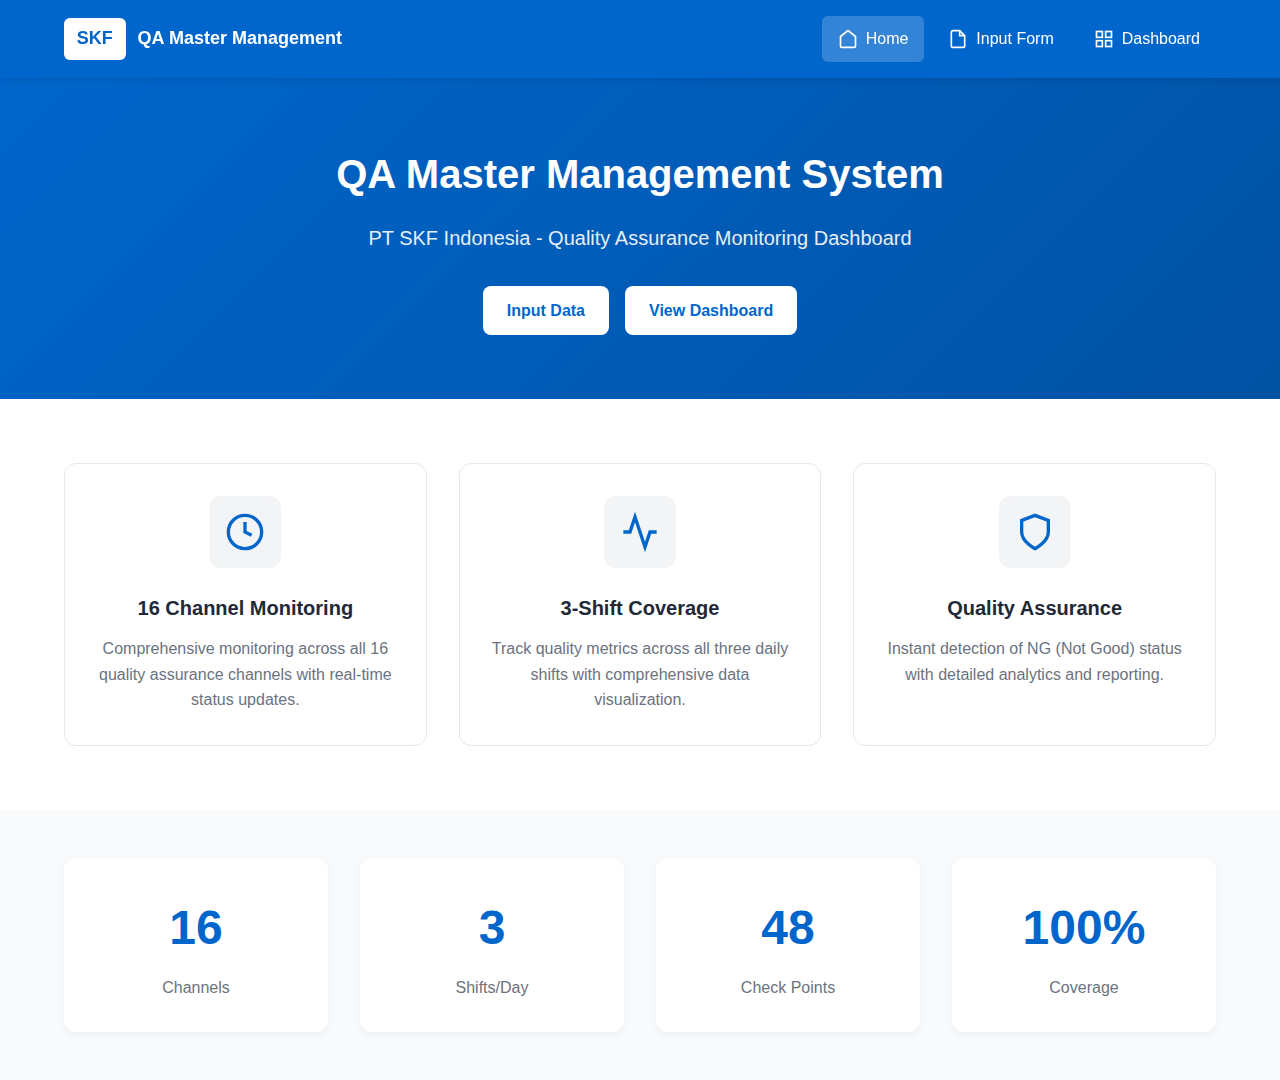
<file: index.html>
<!DOCTYPE html>
<html lang="id">
<head>
    <meta charset="UTF-8">
    <meta name="viewport" content="width=device-width, initial-scale=1.0">
    <title>QA Master Management System - PT SKF Indonesia</title>
    <link rel="stylesheet" href="css/style.css">
</head>
<body>
    <!-- Navigation Header -->
    <nav class="nav-header">
        <div class="nav-container">
            <div class="nav-brand">
                <span class="brand-logo">SKF</span>
                <span class="brand-text">QA Master Management</span>
            </div>
            <div class="nav-links">
                <a href="index.html" class="nav-link active">
                    <svg width="20" height="20" viewBox="0 0 24 24" fill="none" stroke="currentColor" stroke-width="2">
                        <path d="M3 9l9-7 9 7v11a2 2 0 0 1-2 2H5a2 2 0 0 1-2-2z"></path>
                    </svg>
                    Home
                </a>
                <a href="form.html" class="nav-link">
                    <svg width="20" height="20" viewBox="0 0 24 24" fill="none" stroke="currentColor" stroke-width="2">
                        <path d="M14 2H6a2 2 0 0 0-2 2v16a2 2 0 0 0 2 2h12a2 2 0 0 0 2-2V8z"></path>
                        <polyline points="14 2 14 8 20 8"></polyline>
                    </svg>
                    Input Form
                </a>
                <a href="dashboard.html" class="nav-link">
                    <svg width="20" height="20" viewBox="0 0 24 24" fill="none" stroke="currentColor" stroke-width="2">
                        <rect x="3" y="3" width="7" height="7"></rect>
                        <rect x="14" y="3" width="7" height="7"></rect>
                        <rect x="14" y="14" width="7" height="7"></rect>
                        <rect x="3" y="14" width="7" height="7"></rect>
                    </svg>
                    Dashboard
                </a>
            </div>
        </div>
    </nav>

    <!-- Hero Section -->
    <section class="hero-section">
        <div class="container">
            <h1 class="hero-title">QA Master Management System</h1>
            <p class="hero-subtitle">PT SKF Indonesia - Quality Assurance Monitoring Dashboard</p>
            <div class="hero-buttons">
                <a href="form.html" class="btn btn-primary">Input Data</a>
                <a href="dashboard.html" class="btn btn-primary">View Dashboard</a>
            </div>
        </div>
    </section>

    <!-- Features Section -->
    <section class="features-section">
        <div class="container">
            <div class="feature-card">
                <div class="feature-icon">
                    <svg width="40" height="40" viewBox="0 0 24 24" fill="none" stroke="currentColor" stroke-width="2">
                        <circle cx="12" cy="12" r="10"></circle>
                        <polyline points="12 6 12 12 16 14"></polyline>
                    </svg>
                </div>
                <h3 class="feature-title">16 Channel Monitoring</h3>
                <p class="feature-desc">Comprehensive monitoring across all 16 quality assurance channels with real-time status updates.</p>
            </div>

            <div class="feature-card">
                <div class="feature-icon">
                    <svg width="40" height="40" viewBox="0 0 24 24" fill="none" stroke="currentColor" stroke-width="2">
                        <polyline points="22 12 18 12 15 21 9 3 6 12 2 12"></polyline>
                    </svg>
                </div>
                <h3 class="feature-title">3-Shift Coverage</h3>
                <p class="feature-desc">Track quality metrics across all three daily shifts with comprehensive data visualization.</p>
            </div>

            <div class="feature-card">
                <div class="feature-icon">
                    <svg width="40" height="40" viewBox="0 0 24 24" fill="none" stroke="currentColor" stroke-width="2">
                        <path d="M12 22s8-4 8-10V5l-8-3-8 3v7c0 6 8 10 8 10z"></path>
                    </svg>
                </div>
                <h3 class="feature-title">Quality Assurance</h3>
                <p class="feature-desc">Instant detection of NG (Not Good) status with detailed analytics and reporting.</p>
            </div>
        </div>
    </section>

    <!-- Stats Section -->
    <section class="stats-section">
        <div class="container">
            <div class="stat-card">
                <div class="stat-number">16</div>
                <div class="stat-label">Channels</div>
            </div>
            <div class="stat-card">
                <div class="stat-number">3</div>
                <div class="stat-label">Shifts/Day</div>
            </div>
            <div class="stat-card">
                <div class="stat-number">48</div>
                <div class="stat-label">Check Points</div>
            </div>
            <div class="stat-card">
                <div class="stat-number">100%</div>
                <div class="stat-label">Coverage</div>
            </div>
        </div>
    </section>

    <script src="js/main.js"></script>
</body>
</html>
</file>
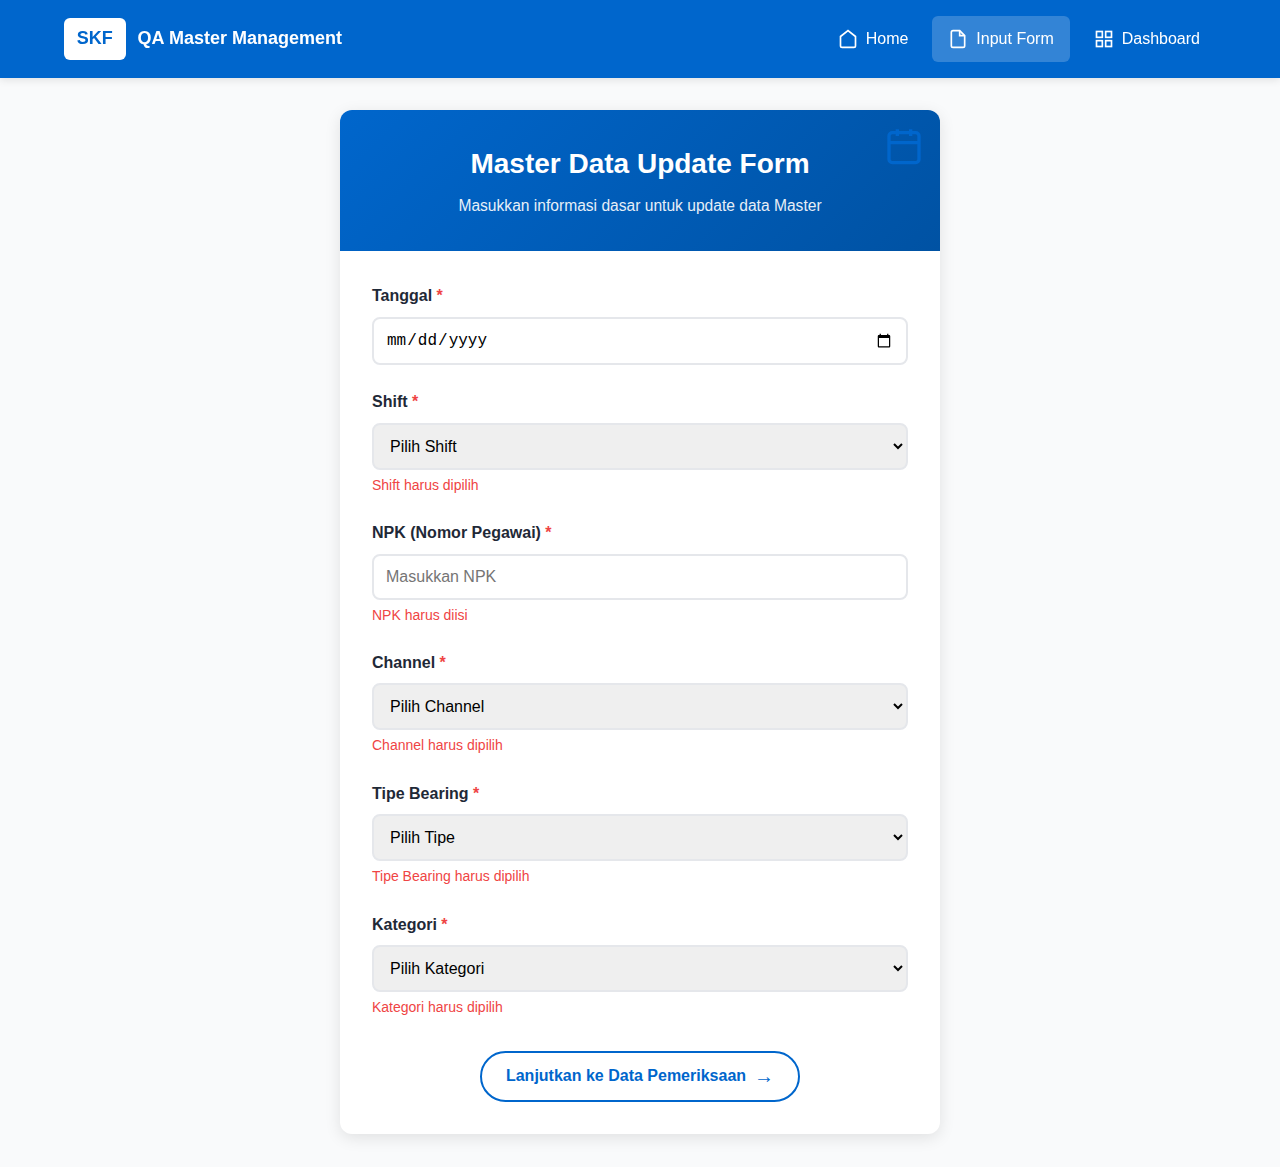
<file: form.html>
<!DOCTYPE html>
<html lang="id">
<head>
  <meta charset="UTF-8" />
  <meta name="viewport" content="width=device-width, initial-scale=1.0" />
  <title>Input Form - QA Master Management</title>
  <link rel="stylesheet" href="css/style.css" />
</head>
<body>
  <!-- Navigation Header -->
  <nav class="nav-header">
    <div class="nav-container">
      <div class="nav-brand">
        <span class="brand-logo">SKF</span>
        <span class="brand-text">QA Master Management</span>
      </div>
      <div class="nav-links">
        <a href="index.html" class="nav-link">
          <svg width="20" height="20" viewBox="0 0 24 24" fill="none" stroke="currentColor" stroke-width="2">
            <path d="M3 9l9-7 9 7v11a2 2 0 0 1-2 2H5a2 2 0 0 1-2-2z"></path>
          </svg>
          Home
        </a>
        <a href="form.html" class="nav-link active">
          <svg width="20" height="20" viewBox="0 0 24 24" fill="none" stroke="currentColor" stroke-width="2">
            <path d="M14 2H6a2 2 0 0 0-2 2v16a2 2 0 0 0 2 2h12a2 2 0 0 0 2-2V8z"></path>
            <polyline points="14 2 14 8 20 8"></polyline>
          </svg>
          Input Form
        </a>
        <a href="dashboard.html" class="nav-link">
          <svg width="20" height="20" viewBox="0 0 24 24" fill="none" stroke="currentColor" stroke-width="2">
            <rect x="3" y="3" width="7" height="7"></rect>
            <rect x="14" y="3" width="7" height="7"></rect>
            <rect x="14" y="14" width="7" height="7"></rect>
            <rect x="3" y="14" width="7" height="7"></rect>
          </svg>
          Dashboard
        </a>
      </div>
    </div>
  </nav>

  <div class="form-container">
    <div class="form-card">
      <div class="form-header">
        <h2 class="form-title">Master Data Update Form</h2>
        <p class="form-subtitle">Masukkan informasi dasar untuk update data Master</p>
        <div class="calendar-icon">
          <svg width="40" height="40" viewBox="0 0 24 24" fill="none" stroke="#0066CC" stroke-width="2">
            <rect x="3" y="4" width="18" height="18" rx="2" ry="2"></rect>
            <line x1="16" y1="2" x2="16" y2="6"></line>
            <line x1="8" y1="2" x2="8" y2="6"></line>
            <line x1="3" y1="10" x2="21" y2="10"></line>
          </svg>
        </div>
      </div>

      <!-- STEP 1 -->
      <div id="step1" class="form-step active">
        <form id="basicInfoForm">
          <div class="form-group">
            <label class="form-label">Tanggal <span class="required">*</span></label>
            <input type="date" id="tanggal" class="form-input" required />
          </div>

          <div class="form-group">
            <label class="form-label">Shift <span class="required">*</span></label>
            <select id="shift" class="form-select" required>
              <option value="">Pilih Shift</option>
              <option value="1">Shift 1</option>
              <option value="2">Shift 2</option>
              <option value="3">Shift 3</option>
            </select>
            <p class="helper-text">Shift harus dipilih</p>
          </div>

          <div class="form-group">
            <label class="form-label">NPK (Nomor Pegawai) <span class="required">*</span></label>
            <input type="text" id="npk" class="form-input" placeholder="Masukkan NPK" required />
            <p class="helper-text">NPK harus diisi</p>
          </div>

          <div class="form-group">
            <label class="form-label">Channel <span class="required">*</span></label>
            <select id="channel" class="form-select" required>
              <option value="">Pilih Channel</option>
              <option value="1">Channel 1</option>
              <option value="2">Channel 2</option>
              <option value="3">Channel 3</option>
              <option value="4">Channel 4</option>
              <option value="5">Channel 5</option>
              <option value="6">Channel 6</option>
              <option value="7">Channel 7</option>
              <option value="8">Channel 8</option>
              <option value="9">Channel 9</option>
              <option value="10">Channel 10</option>
              <option value="11">Channel 11</option>
              <option value="12">Channel 12</option>
              <option value="13">Channel 13</option>
              <option value="14">Channel 14</option>
              <option value="15">Channel 15</option>
              <option value="16">Channel 16</option>
            </select>
            <p class="helper-text">Channel harus dipilih</p>
          </div>

          <div class="form-group">
            <label for="bearingType" class="form-label">Tipe Bearing <span class="required">*</span></label>
            <select id="bearingType" class="form-select" required>
              <option value="">Pilih Tipe</option>
            </select>
            <p class="helper-text">Tipe Bearing harus dipilih</p>
          </div>

          <div class="form-group">
            <label for="category" class="form-label">Kategori <span class="required">*</span></label>
            <select id="category" class="form-select" required>
              <option value="">Pilih Kategori</option>
              <!-- samakan value category dengan data master sheet -->
              <option value="Gauging">Gauging</option>
              <option value="Pokayoke">Pokayoke</option>
              <option value="Clearance">Clearance</option>
            </select>
            <p class="helper-text">Kategori harus dipilih</p>
          </div>

          <div id="clearanceField" class="form-group" style="display: none;">
            <label for="clearanceType" class="form-label">
              Tipe Clearance yang Sedang Running? <span class="required">*</span>
            </label>
            <select id="clearanceType" class="form-select">
              <option value="">--Pilih Tipe Clearance--</option>
              <option value="C2">C2</option>
              <option value="Cn">Cn</option>
              <option value="C3">C3</option>
              <option value="C4">C4</option>
              <option value="C5">C5</option>
            </select>
            <p class="helper-text">Pilih tipe clearance yang sedang dijalankan</p>
          </div>

          <div class="center-button">
            <button type="submit" class="btn-back">
              Lanjutkan ke Data Pemeriksaan <span style="font-size: 1.25rem;">→</span>
            </button>
          </div>
        </form>
      </div>

      <!-- STEP 2 -->
      <div id="step2" class="form-step" style="display:none;">
        <div class="info-alert">
          <svg width="20" height="20" viewBox="0 0 24 24" fill="none" stroke="currentColor" stroke-width="2">
            <circle cx="12" cy="12" r="10"></circle>
            <line x1="12" y1="16" x2="12" y2="12"></line>
            <line x1="12" y1="8" x2="12" y2="8"></line>
          </svg>
          <div>
            <p class="alert-title">Perhatian: Anda sedang mengisi untuk</p>
            <p class="alert-detail">
              <strong>Channel <span id="selectedChannel"></span></strong> |
              Total Master <strong><span id="totalMasters"></span></strong>
            </p>
          </div>
        </div>

        <form id="masterCheckForm">
          <!-- TABLE TARGET: harus ada #tableBody -->
          <div style="overflow:auto;">
            <table class="table">
              <thead>
                <tr>
                  <th style="width:60px;">No</th>
                  <th>Master</th>
                  <th style="width:160px;">Status</th>
                  <th>Remark</th>
                </tr>
              </thead>
              <tbody id="tableBody"></tbody>
            </table>
          </div>

          <div class="form-actions">
            <button type="button" class="btn-back" onclick="goToStep1()">
              <span style="font-size: 1.25rem;">←</span> Kembali
            </button>
            <button type="submit" class="btn-submit">Simpan Data</button>
            <a href="dashboard.html" class="btn-back">
              Dashboard <span style="font-size: 1.25rem;">→</span>
            </a>
          </div>
        </form>
      </div>

    </div>
  </div>

  <div id="loadingModal" class="modal">
    <div class="modal-content">
      <div class="spinner"></div>
      <p>Menyimpan data...</p>
    </div>
  </div>

  <script src="js/config.js"></script>
  <script src="js/form.js"></script>
</body>
</html>
</file>
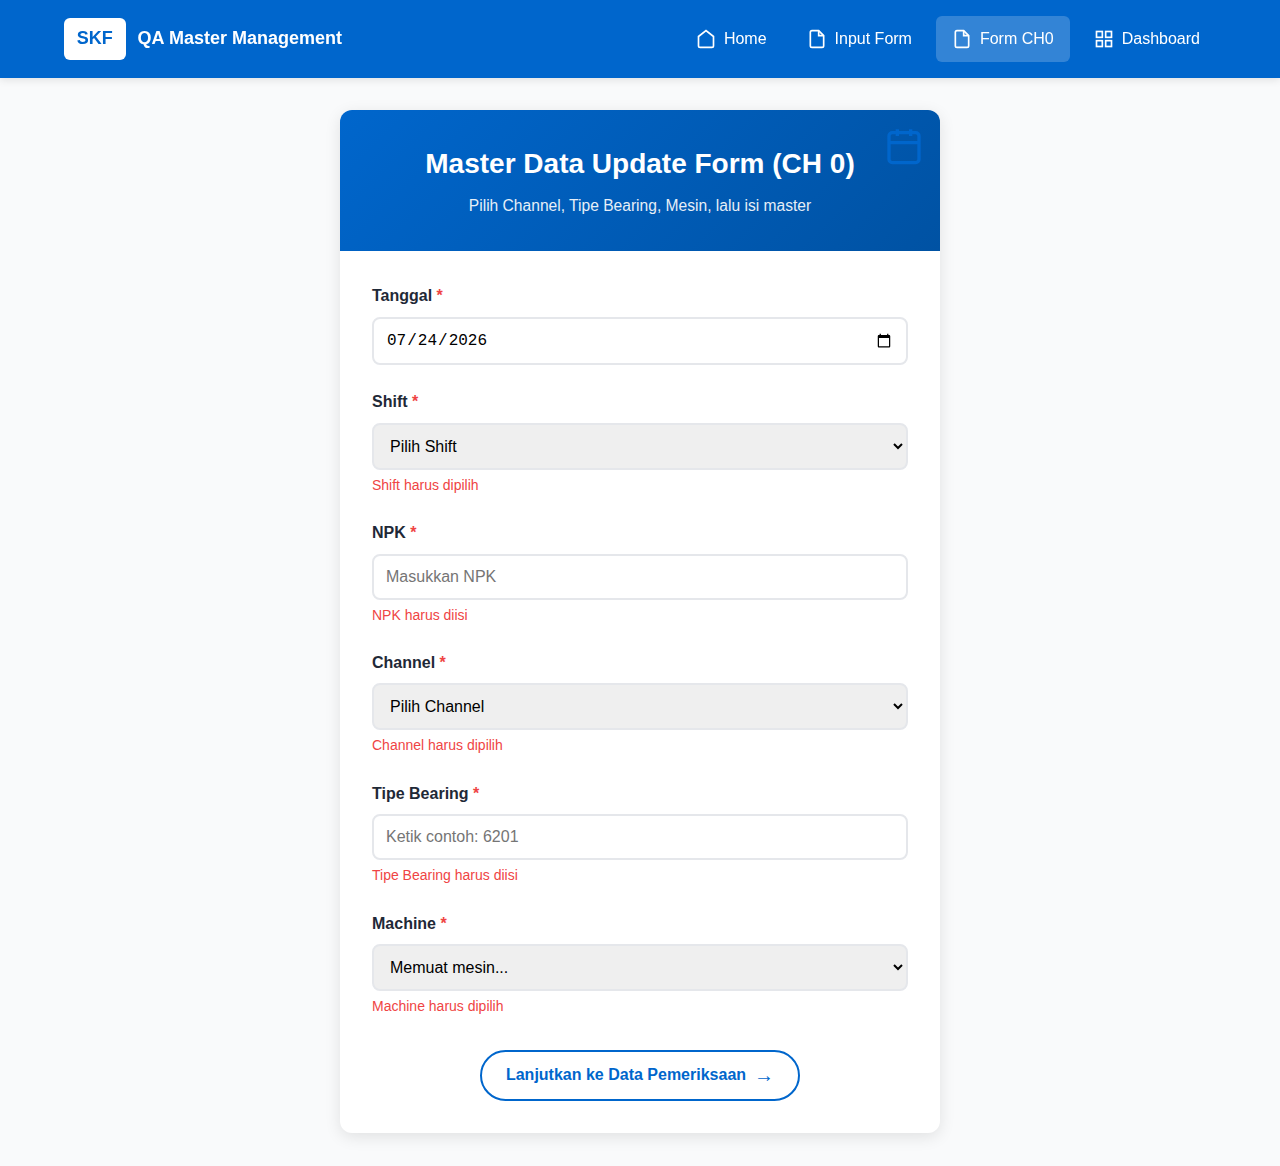
<file: form0.html>
<!DOCTYPE html>
<html lang="id">
<head>
  <meta charset="UTF-8" />
  <meta name="viewport" content="width=device-width, initial-scale=1.0" />
  <title>Input Form Channel 0 - QA Master Management</title>
  <link rel="stylesheet" href="css/style.css" />
</head>
<body>
  <nav class="nav-header">
    <div class="nav-container">
      <div class="nav-brand">
        <span class="brand-logo">SKF</span>
        <span class="brand-text">QA Master Management</span>
      </div>
      <div class="nav-links">
        <a href="index.html" class="nav-link">
          <svg width="20" height="20" viewBox="0 0 24 24" fill="none" stroke="currentColor" stroke-width="2">
            <path d="M3 9l9-7 9 7v11a2 2 0 0 1-2 2H5a2 2 0 0 1-2-2z"></path>
          </svg>
          Home
        </a>
        <a href="form.html" class="nav-link">
          <svg width="20" height="20" viewBox="0 0 24 24" fill="none" stroke="currentColor" stroke-width="2">
            <path d="M14 2H6a2 2 0 0 0-2 2v16a2 2 0 0 0 2 2h12a2 2 0 0 0 2-2V8z"></path>
            <polyline points="14 2 14 8 20 8"></polyline>
          </svg>
          Input Form
        </a>
        <a href="form0.html" class="nav-link active">
          <svg width="20" height="20" viewBox="0 0 24 24" fill="none" stroke="currentColor" stroke-width="2">
            <path d="M14 2H6a2 2 0 0 0-2 2v16a2 2 0 0 0 2 2h12a2 2 0 0 0 2-2V8z"></path>
            <polyline points="14 2 14 8 20 8"></polyline>
          </svg>
          Form CH0
        </a>
        <a href="dashboard.html" class="nav-link">
          <svg width="20" height="20" viewBox="0 0 24 24" fill="none" stroke="currentColor" stroke-width="2">
            <rect x="3" y="3" width="7" height="7"></rect>
            <rect x="14" y="3" width="7" height="7"></rect>
            <rect x="14" y="14" width="7" height="7"></rect>
            <rect x="3" y="14" width="7" height="7"></rect>
          </svg>
          Dashboard
        </a>
      </div>
    </div>
  </nav>

  <div class="form-container">
    <div class="form-card">
      <div class="form-header">
        <h2 class="form-title">Master Data Update Form (CH 0)</h2>
        <p class="form-subtitle">Pilih Channel, Tipe Bearing, Mesin, lalu isi master</p>
        <div class="calendar-icon">
          <svg width="40" height="40" viewBox="0 0 24 24" fill="none" stroke="#0066CC" stroke-width="2">
            <rect x="3" y="4" width="18" height="18" rx="2" ry="2"></rect>
            <line x1="16" y1="2" x2="16" y2="6"></line>
            <line x1="8" y1="2" x2="8" y2="6"></line>
            <line x1="3" y1="10" x2="21" y2="10"></line>
          </svg>
        </div>
      </div>

      <!-- STEP 1 -->
      <div id="step1" class="form-step active">
        <form id="basicInfoForm">
          <div class="form-group">
            <label class="form-label">Tanggal <span class="required">*</span></label>
            <input type="date" id="tanggal" class="form-input" required />
          </div>

          <div class="form-group">
            <label class="form-label">Shift <span class="required">*</span></label>
            <select id="shift" class="form-select" required>
              <option value="">Pilih Shift</option>
              <option value="1">Shift 1</option>
              <option value="2">Shift 2</option>
              <option value="3">Shift 3</option>
            </select>
            <p class="helper-text">Shift harus dipilih</p>
          </div>

          <div class="form-group">
            <label class="form-label">NPK <span class="required">*</span></label>
            <input type="text" id="npk" class="form-input" placeholder="Masukkan NPK" required />
            <p class="helper-text">NPK harus diisi</p>
          </div>

          <div class="form-group">
            <label class="form-label">Channel <span class="required">*</span></label>
            <select id="channel" class="form-select" required>
              <option value="">Memuat channel...</option>
            </select>
            <p class="helper-text">Channel harus dipilih</p>
          </div>

          <!-- ✅ searchable bearing type -->
          <div class="form-group">
            <label class="form-label">Tipe Bearing <span class="required">*</span></label>
            <input id="bearingType" class="form-input" list="bearingList" placeholder="Ketik contoh: 6201" required />
            <datalist id="bearingList"></datalist>
            <p class="helper-text">Tipe Bearing harus diisi</p>
          </div>

          <div class="form-group">
            <label class="form-label">Machine <span class="required">*</span></label>
            <select id="machine" class="form-select" required>
              <option value="">Memuat mesin...</option>
            </select>
            <p class="helper-text">Machine harus dipilih</p>
          </div>

          <div class="center-button">
            <button type="submit" class="btn-back">
              Lanjutkan ke Data Pemeriksaan <span style="font-size: 1.25rem;">→</span>
            </button>
          </div>
        </form>
      </div>

      <!-- STEP 2 -->
      <div id="step2" class="form-step" style="display:none;">
        <div class="info-alert">
          <svg width="20" height="20" viewBox="0 0 24 24" fill="none" stroke="currentColor" stroke-width="2">
            <circle cx="12" cy="12" r="10"></circle>
            <line x1="12" y1="16" x2="12" y2="12"></line>
            <line x1="12" y1="8" x2="12" y2="8"></line>
          </svg>
          <div>
            <p class="alert-title">Perhatian: Anda sedang mengisi untuk</p>
            <p class="alert-detail">
              <strong><span id="selectedChannel"></span></strong> |
              Bearing <strong><span id="selectedBearing"></span></strong> |
              Machine <strong><span id="selectedMachine"></span></strong> |
              Total Master <strong><span id="totalMasters"></span></strong>
            </p>
          </div>
        </div>

        <form id="masterCheckForm">
          <div id="masterList"></div>

          <div class="form-actions">
            <button type="button" class="btn-back" onclick="goToStep1()">
              <span style="font-size: 1.25rem;">←</span> Kembali
            </button>
            <button type="submit" class="btn-submit">Simpan Data</button>
            <a href="dashboard.html" class="btn-back">
              Dashboard <span style="font-size: 1.25rem;">→</span>
            </a>
          </div>
        </form>
      </div>
    </div>
  </div>

  <!-- Loading Modal -->
  <div id="loadingModal" class="modal">
    <div class="modal-content">
      <div class="spinner"></div>
      <p id="loadingText">Memuat data...</p>
    </div>
  </div>

  <script src="js/config.js"></script>
  <script src="js/form0.js"></script>
</body>
</html>
</file>
<file: css/style.css>
* {
  margin: 0;
  padding: 0;
  box-sizing: border-box;
}

:root {
  --primary: #0066cc;
  --primary-dark: #0052a3;
  --secondary: #f8f9fa;
  --success: #10b981;
  --danger: #ef4444;
  --warning: #f59e0b;
  --info: #3b82f6;
  --text: #1f2937;
  --text-light: #6b7280;
  --border: #e5e7eb;
  --background: #ffffff;
  --gray-50: #f9fafb;
  --gray-100: #f3f4f6;

  /* ✅ TAMBAHAN FIX (buat spinner) */
  --gray-200: #e5e7eb;
}

body {
  font-family: -apple-system, BlinkMacSystemFont, "Segoe UI", Roboto, "Helvetica Neue", Arial, sans-serif;
  line-height: 1.6;
  color: var(--text);
  background-color: var(--gray-50);
}

/* Navigation */
.nav-header {
  background-color: var(--primary);
  color: white;
  padding: 1rem 0;
  box-shadow: 0 2px 8px rgba(0, 0, 0, 0.1);
  position: sticky;
  top: 0;
  z-index: 100;
}

.nav-container {
  max-width: 1200px;
  margin: 0 auto;
  padding: 0 1.5rem;
  display: flex;
  justify-content: space-between;
  align-items: center;
}

.nav-brand {
  display: flex;
  align-items: center;
  gap: 0.75rem;
  font-weight: 600;
}

.brand-logo {
  background: white;
  color: var(--primary);
  padding: 0.4rem 0.8rem;
  border-radius: 6px;
  font-weight: 700;
  font-size: 1.125rem;
}

.brand-text {
  font-size: 1.125rem;
}

.nav-links {
  display: flex;
  gap: 0.5rem;
}

.nav-link {
  display: flex;
  align-items: center;
  gap: 0.5rem;
  padding: 0.625rem 1rem;
  color: white;
  text-decoration: none;
  border-radius: 6px;
  transition: all 0.2s;
  font-weight: 500;
}

.nav-link:hover {
  background-color: rgba(255, 255, 255, 0.1);
}

.nav-link.active {
  background-color: rgba(255, 255, 255, 0.2);
}

/* Hero Section */
.hero-section {
  background: linear-gradient(135deg, var(--primary) 0%, var(--primary-dark) 100%);
  color: white;
  padding: 4rem 0;
  text-align: center;
}

.container {
  max-width: 1200px;
  margin: 0 auto;
  padding: 0 1.5rem;
}

.hero-title {
  font-size: 2.5rem;
  font-weight: 700;
  margin-bottom: 1rem;
}

.hero-subtitle {
  font-size: 1.25rem;
  opacity: 0.9;
  margin-bottom: 2rem;
}

.hero-buttons {
  display: flex;
  gap: 1rem;
  justify-content: center;
}

/* Buttons */
.btn {
  display: inline-block;
  padding: 0.75rem 1.5rem;
  border-radius: 8px;
  font-weight: 600;
  text-decoration: none;
  transition: all 0.2s;
  border: none;
  cursor: pointer;
  font-size: 1rem;
}

.btn-primary {
  background-color: white;
  color: var(--primary);
}

.btn-primary:hover {
  transform: translateY(-2px);
  box-shadow: 0 4px 12px rgba(0, 0, 0, 0.15);
}

.btn-secondary {
  background-color: transparent;
  color: white;
  border: 2px solid white;
}

.btn-secondary:hover {
  background-color: white;
  color: var(--primary);
}

.btn-outline {
  background-color: white;
  color: var(--primary);
  border: 2px solid var(--primary);
  box-shadow: 0 2px 6px rgba(0, 0, 0, 0.05);
  transition: 0.2s ease-in-out;
}

.btn-outline:hover {
  background-color: var(--primary);
  color: white;
}

.btn-full {
  width: 100%;
}

/* Features Section */
.features-section {
  padding: 4rem 0;
  background-color: white;
}

.features-section .container {
  display: grid;
  grid-template-columns: repeat(auto-fit, minmax(300px, 1fr));
  gap: 2rem;
}

.feature-card {
  padding: 2rem;
  border: 1px solid var(--border);
  border-radius: 12px;
  text-align: center;
  transition: all 0.3s;
}

.feature-card:hover {
  box-shadow: 0 8px 24px rgba(0, 0, 0, 0.1);
  transform: translateY(-4px);
}

.feature-icon {
  display: inline-flex;
  padding: 1rem;
  background-color: var(--gray-100);
  border-radius: 12px;
  color: var(--primary);
  margin-bottom: 1.5rem;
}

.feature-title {
  font-size: 1.25rem;
  font-weight: 600;
  margin-bottom: 0.75rem;
  color: var(--text);
}

.feature-desc {
  color: var(--text-light);
  line-height: 1.6;
}

/* Stats Section */
.stats-section {
  padding: 3rem 0;
  background-color: var(--gray-50);
}

.stats-section .container {
  display: grid;
  grid-template-columns: repeat(auto-fit, minmax(200px, 1fr));
  gap: 2rem;
}

.stat-card {
  background: white;
  padding: 2rem;
  border-radius: 12px;
  text-align: center;
  box-shadow: 0 2px 8px rgba(0, 0, 0, 0.05);
}

.stat-number {
  font-size: 3rem;
  font-weight: 700;
  color: var(--primary);
  margin-bottom: 0.5rem;
}

.stat-label {
  color: var(--text-light);
  font-weight: 500;
}

/* Form Styles */
.form-container {
  min-height: calc(100vh - 60px);
  display: flex;
  align-items: center;
  justify-content: center;
  padding: 2rem 1rem;
}

.form-card {
  background: white;
  max-width: 600px;
  width: 100%;
  border-radius: 12px;
  box-shadow: 0 4px 16px rgba(0, 0, 0, 0.1);
  overflow: hidden;
}

.form-header {
  background: linear-gradient(135deg, var(--primary) 0%, var(--primary-dark) 100%);
  color: white;
  padding: 2rem;
  text-align: center;
  position: relative;
}

.form-title {
  font-size: 1.75rem;
  font-weight: 700;
  margin-bottom: 0.5rem;
}

.form-subtitle {
  opacity: 0.9;
  font-size: 0.975rem;
}

.calendar-icon {
  position: absolute;
  top: 1rem;
  right: 1rem;
}

.form-step {
  display: none;
  padding: 2rem;
}

.form-step.active {
  display: block;
}

.form-group {
  margin-bottom: 1.5rem;
}

.form-label {
  display: block;
  font-weight: 600;
  margin-bottom: 0.5rem;
  color: var(--text);
}

.required {
  color: var(--danger);
}

.form-input,
.form-select {
  width: 100%;
  padding: 0.75rem;
  border: 2px solid var(--border);
  border-radius: 8px;
  font-size: 1rem;
  transition: all 0.2s;
}

.form-input:focus,
.form-select:focus {
  outline: none;
  border-color: var(--primary);
  box-shadow: 0 0 0 3px rgba(0, 102, 204, 0.1);
}

.helper-text {
  font-size: 0.875rem;
  color: var(--danger);
  margin-top: 0.25rem;
}

.info-alert {
  display: flex;
  gap: 1rem;
  padding: 1rem;
  background-color: #eff6ff;
  border-left: 4px solid var(--info);
  border-radius: 8px;
  margin-bottom: 1.5rem;
}

.alert-title {
  font-weight: 600;
  color: var(--text);
}

.alert-detail {
  color: var(--text-light);
  font-size: 0.975rem;
}

.master-item {
  padding: 1.5rem;
  border: 2px solid var(--border);
  border-radius: 8px;
  margin-bottom: 1rem;
}

.master-item-header {
  display: flex;
  justify-content: space-between;
  align-items: center;
  margin-bottom: 1rem;
}

.master-name {
  font-weight: 600;
  font-size: 1.125rem;
}

.status-buttons {
  display: flex;
  gap: 0.5rem;
}

.btn-ok,
.btn-ng {
  display: flex;
  align-items: center;
  gap: 0.5rem;
  padding: 0.5rem 1rem;
  border: 2px solid;
  border-radius: 6px;
  font-weight: 600;
  cursor: pointer;
  transition: all 0.2s;
}

.btn-ok {
  border-color: var(--success);
  color: var(--success);
  background-color: white;
}

.btn-ok.active {
  background-color: var(--success);
  color: white;
}

.btn-ng {
  border-color: var(--danger);
  color: var(--danger);
  background-color: white;
}

.btn-ng.active {
  background-color: var(--danger);
  color: white;
}

.remark-field {
  display: none;
  margin-top: 1rem;
}

.remark-field.show {
  display: block;
}

.remark-textarea {
  width: 100%;
  min-height: 80px;
  padding: 0.75rem;
  border: 2px solid var(--border);
  border-radius: 8px;
  font-family: inherit;
  resize: vertical;
}

.form-actions {
  display: flex;
  justify-content: center;
  gap: 1rem;
  margin-top: 2rem;
}

/* Dashboard Styles */
.dashboard-container {
  max-width: 1400px;
  margin: 0 auto;
  padding: 2rem 1.5rem;
}

.dashboard-header {
  margin-bottom: 2rem;
}

.dashboard-title {
  font-size: 2rem;
  font-weight: 700;
  color: var(--text);
  margin-bottom: 0.5rem;
}

.dashboard-subtitle {
  color: var(--text-light);
}

.filter-section {
  background: white;
  padding: 1.5rem;
  border-radius: 12px;
  margin-bottom: 2rem;
  box-shadow: 0 2px 8px rgba(0, 0, 0, 0.05);
}

.stats-grid {
  display: grid;
  grid-template-columns: repeat(auto-fit, minmax(250px, 1fr));
  gap: 1.5rem;
  margin-bottom: 2rem;
}

.stat-card-dash {
  background: white;
  padding: 1.5rem;
  border-radius: 12px;
  box-shadow: 0 2px 8px rgba(0, 0, 0, 0.05);
  display: flex;
  gap: 1rem;
}

.stat-icon {
  width: 48px;
  height: 48px;
  border-radius: 10px;
  display: flex;
  align-items: center;
  justify-content: center;
  flex-shrink: 0;
}

.stat-icon.blue {
  background-color: #dbeafe;
  color: var(--info);
}

.stat-icon.green {
  background-color: #d1fae5;
  color: var(--success);
}

.stat-icon.red {
  background-color: #fee2e2;
  color: var(--danger);
}

.stat-icon.purple {
  background-color: #ede9fe;
  color: #8b5cf6;
}

.stat-label-dash {
  font-size: 0.875rem;
  color: var(--text-light);
  margin-bottom: 0.25rem;
}

.stat-number-dash {
  font-size: 2rem;
  font-weight: 700;
  color: var(--text);
}

.stat-number-dash.green {
  color: var(--success);
}

.stat-number-dash.red {
  color: var(--danger);
}

.stat-detail {
  font-size: 0.875rem;
  color: var(--text-light);
}

.dashboard-section {
  background: white;
  padding: 1.5rem;
  border-radius: 12px;
  box-shadow: 0 2px 8px rgba(0, 0, 0, 0.05);
  margin-bottom: 2rem;
}

.section-title {
  font-size: 1.5rem;
  font-weight: 700;
  margin-bottom: 1.5rem;
}

.table-container {
  overflow-x: auto;
}

.status-table {
  width: 100%;
  border-collapse: collapse;
}

.status-table th {
  background-color: var(--primary);
  color: white;
  padding: 1rem;
  text-align: left;
  font-weight: 600;
}

.status-table td {
  padding: 1rem;
  border-bottom: 1px solid var(--border);
}

.status-indicator {
  display: inline-flex;
  align-items: center;
  justify-content: center;
  width: 40px;
  height: 40px;
  border-radius: 50%;
  font-weight: 600;
}

.status-indicator.empty {
  background-color: var(--gray-100);
  color: var(--text-light);
}

.status-indicator.ok {
  background-color: var(--success);
  color: white;
}

.status-indicator.ng {
  background-color: var(--danger);
  color: white;
}

.charts-grid {
  display: grid;
  grid-template-columns: repeat(auto-fit, minmax(400px, 1fr));
  gap: 2rem;
}

.chart-card {
  background: white;
  padding: 1.5rem;
  border-radius: 12px;
  box-shadow: 0 2px 8px rgba(0, 0, 0, 0.05);
}

.chart-title {
  font-size: 1.25rem;
  font-weight: 700;
  margin-bottom: 1.5rem;
}

.chart-legend {
  display: flex;
  gap: 2rem;
  justify-content: center;
  margin-top: 1rem;
}

.legend-item {
  display: flex;
  align-items: center;
  gap: 0.5rem;
}

.legend-color {
  width: 16px;
  height: 16px;
  border-radius: 4px;
}

.legend-color.green {
  background-color: var(--success);
}

.legend-color.red {
  background-color: var(--danger);
}

/* Modal */
.modal {
  display: none;
  position: fixed;
  top: 0;
  left: 0;
  width: 100%;
  height: 100%;
  background-color: rgba(0, 0, 0, 0.5);

  /* ✅ FIX: pastikan selalu di atas */
  z-index: 9999;

  align-items: center;
  justify-content: center;
}

.modal.show {
  display: flex;
}

.modal-content {
  background: white;
  padding: 2rem;
  border-radius: 12px;
  text-align: center;

  /* ✅ sedikit rapihin biar modal jelas */
  min-width: 250px;
  box-shadow: 0 6px 20px rgba(0, 0, 0, 0.2);
}

.spinner {
  width: 48px;
  height: 48px;

  /* ✅ FIX: sekarang variabelnya ada */
  border: 4px solid var(--gray-200);

  border-top-color: var(--primary);
  border-radius: 50%;
  animation: spin 1s linear infinite;
  margin: 0 auto 1rem;
}

@keyframes spin {
  to {
    transform: rotate(360deg);
  }
}

/* Responsive */
@media (max-width: 768px) {
  .nav-links {
    flex-direction: column;
    gap: 0.25rem;
  }

  .hero-title {
    font-size: 1.75rem;
  }

  .hero-buttons {
    flex-direction: column;
  }

  .form-actions {
    flex-direction: row;
  }

  .charts-grid {
    grid-template-columns: 1fr;
  }
}

/* Limit chart size */
#statusChart {
  width: 100%;
  max-width: 280px;
  max-height: 280px;
  margin: 0 auto;
}

.btn-secondary {
  background-color: transparent;
  color: var(--primary);
  border: 2px solid var(--primary);
}

.btn-secondary:hover {
  background-color: var(--primary);
  color: white;
}

.btn-submit {
  background-color: var(--primary-dark);
  color: white;
  border: none;
  padding: 0.75rem 1.5rem;
  border-radius: 100px;
  font-weight: 600;
  font-size: 1rem;
  cursor: pointer;
  display: inline-flex;
  align-items: center;
  justify-content: center;
  width: auto;
}

@media (max-width: 768px) {
  .btn-submit {
    width: 100%;
  }
}

.btn-submit:hover {
  background-color: var(--primary-dark);
}

.btn-back {
  background-color: white;
  color: var(--primary);
  border: 2px solid var(--primary);
  padding: 0.75rem 1.5rem;
  border-radius: 100px;
  font-weight: 600;
  font-size: 1rem;
  cursor: pointer;
  display: inline-flex;
  justify-content: center;
  align-items: center;
  gap: 0.5rem;
  transition: background-color 0.2s ease-in-out, color 0.2s ease-in-out;
  text-decoration: none;
}

.btn-back:hover {
  background-color: var(--primary-dark);
  color: white;
}

.btn-dashboard {
  background-color: var(--primary-dark);
  color: white;
  border: 2px solid var(--primary-dark);
  padding: 0.75rem 1.5rem;
  border-radius: 100px;
  font-weight: 600;
  font-size: 1rem;
  cursor: pointer;
  display: inline-flex;
  align-items: center;
  gap: 0.5rem;
  text-decoration: none;
}

.center-button {
  display: flex;
  justify-content: center;
  margin-top: 2rem;
}

.form-actions {
  display: flex;
  justify-content: center;
  gap: 1rem;
  margin-top: 2rem;
  flex-wrap: wrap;
}

@media (max-width: 768px) {
  .form-actions {
    flex-direction: column;
    align-items: stretch;
  }

  .form-actions .btn-back,
  .form-actions .btn-submit,
  .form-actions .btn-dashboard {
    width: 100%;
    justify-content: center;
  }
}

.remark-table {
  width: 100%;
  border-collapse: collapse;
  margin-top: 8px;
}

.remark-table th,
.remark-table td {
  padding: 10px;
  text-align: left;
  border-bottom: 1px solid #eee;
}

.remark-table th {
  background-color: #f8fafc;
  font-weight: 600;
}

.text-center {
  text-align: center;
  color: #64748b;
}

.remark-type-group {
  margin: 8px 0;
}

.remark-type-group label {
  display: inline-block;
  margin-right: 15px;
  cursor: pointer;
  font-weight: normal;
}

.remark-input {
  margin-top: 8px;
}

.remark-textarea {
  width: 100%;
  min-height: 60px;
  padding: 6px;
  border: 1px solid #ccc;
  border-radius: 4px;
  font-family: inherit;
}

.error-msg {
  font-size: 12px;
}
</file>
